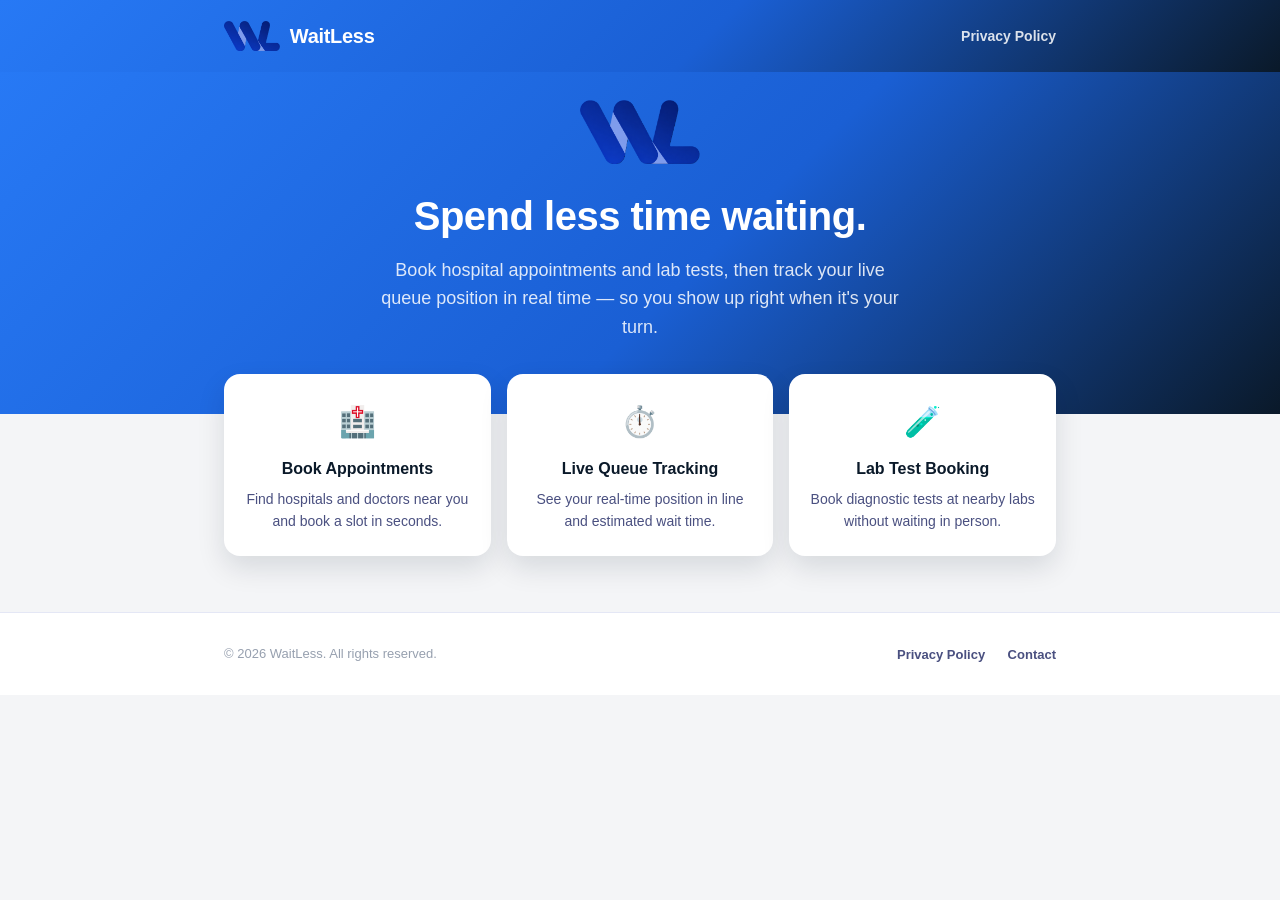
<file: index.html>
<!doctype html>
<html lang="en">
<head>
  <meta charset="utf-8" />
  <meta name="viewport" content="width=device-width, initial-scale=1" />
  <title>WaitLess — Smart Queue Management</title>
  <meta name="description" content="Book hospital appointments and lab tests, then track your live queue position — so you spend less time waiting." />
  <link rel="icon" href="assets/favicon.png" />
  <link rel="stylesheet" href="assets/style.css" />
</head>
<body>

  <header class="site">
    <div class="wrap">
      <a class="brand" href="index.html">
        <img src="assets/logo.png" alt="WaitLess logo" />
        <span>WaitLess</span>
      </a>
      <nav class="site">
        <a href="privacy.html">Privacy Policy</a>
      </nav>
    </div>
  </header>

  <section class="hero">
    <div class="wrap">
      <img class="hero-logo" src="assets/logo.png" alt="" />
      <h1>Spend less time waiting.</h1>
      <p class="tagline">Book hospital appointments and lab tests, then track your live queue position in real time — so you show up right when it's your turn.</p>
    </div>
  </section>

  <section class="features">
    <div class="wrap">
      <div class="feature-grid">
        <div class="feature-card">
          <div class="icon">🏥</div>
          <h3>Book Appointments</h3>
          <p>Find hospitals and doctors near you and book a slot in seconds.</p>
        </div>
        <div class="feature-card">
          <div class="icon">⏱️</div>
          <h3>Live Queue Tracking</h3>
          <p>See your real-time position in line and estimated wait time.</p>
        </div>
        <div class="feature-card">
          <div class="icon">🧪</div>
          <h3>Lab Test Booking</h3>
          <p>Book diagnostic tests at nearby labs without waiting in person.</p>
        </div>
      </div>
    </div>
  </section>

  <footer class="site">
    <div class="wrap">
      <p>&copy; 2026 WaitLess. All rights reserved.</p>
      <nav>
        <a href="privacy.html">Privacy Policy</a>
        <a href="mailto:waitless.care@gmail.com">Contact</a>
      </nav>
    </div>
  </footer>

</body>
</html>
</file>
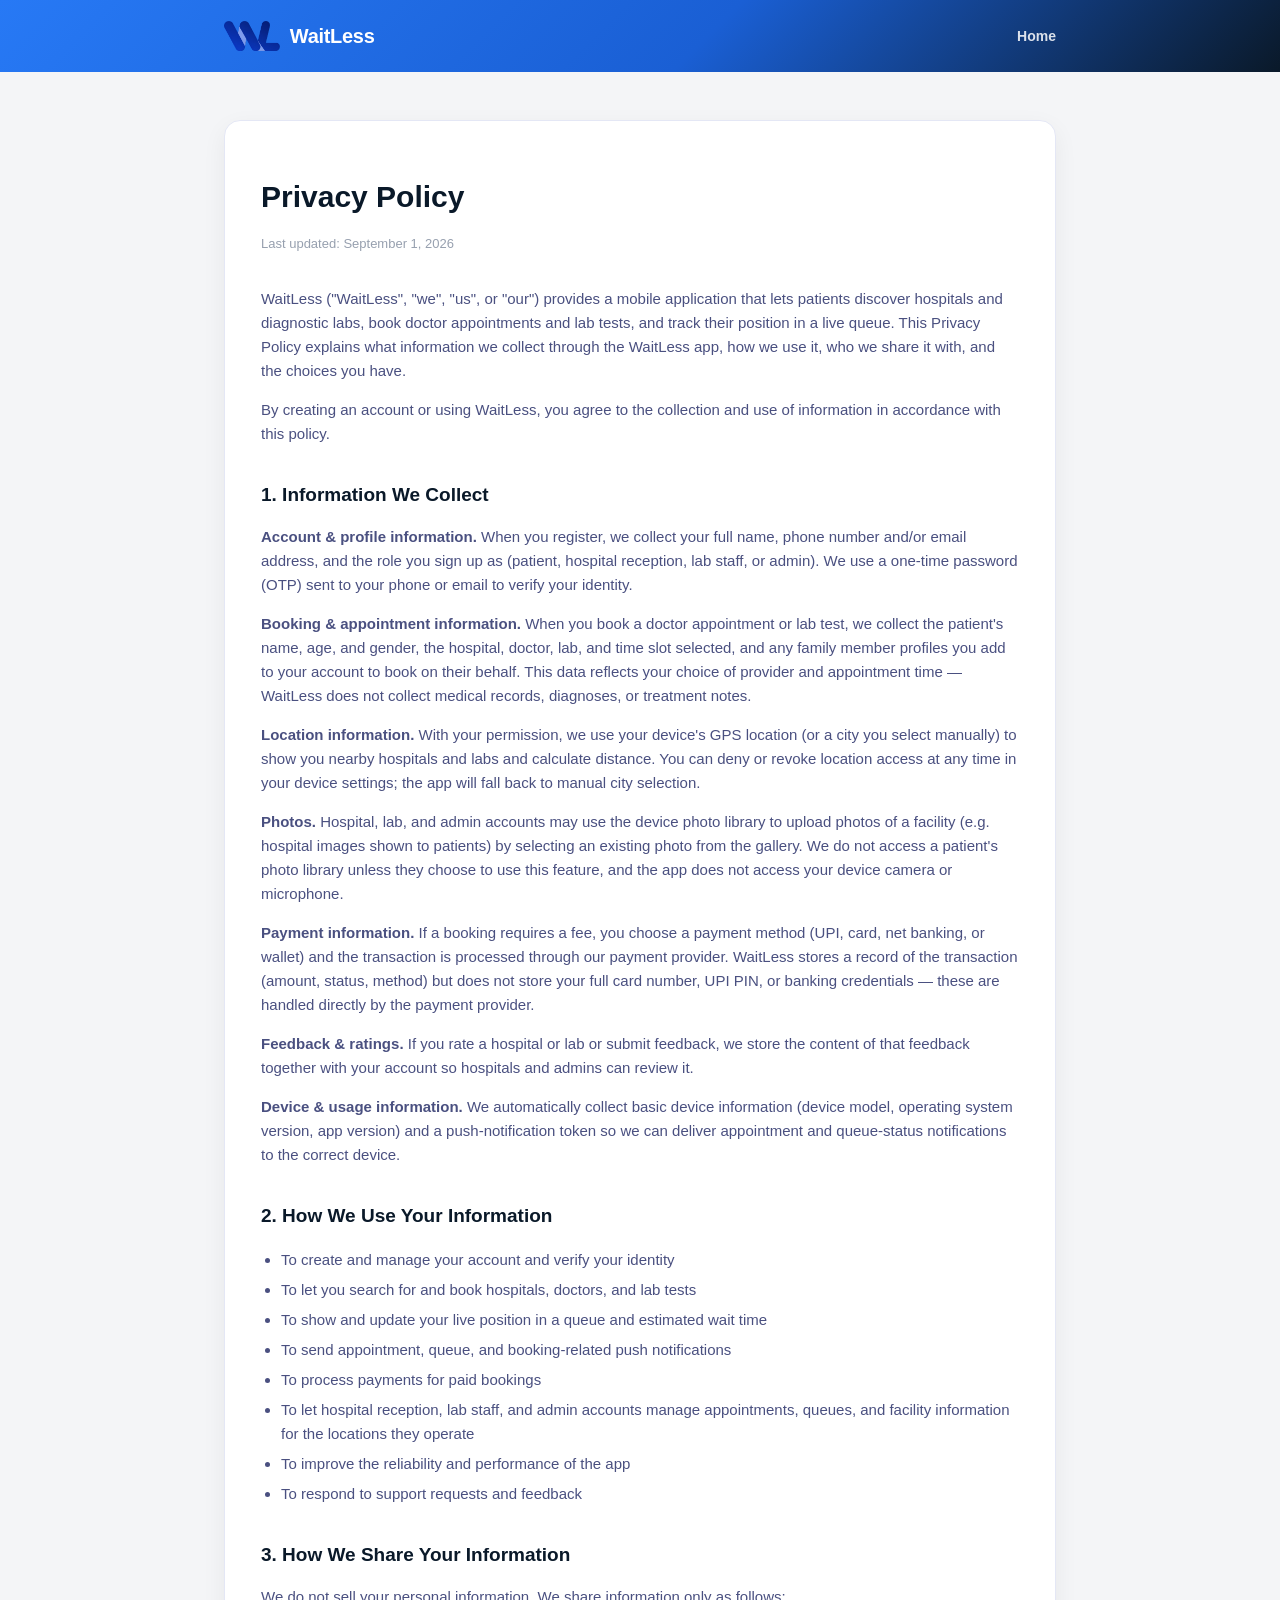
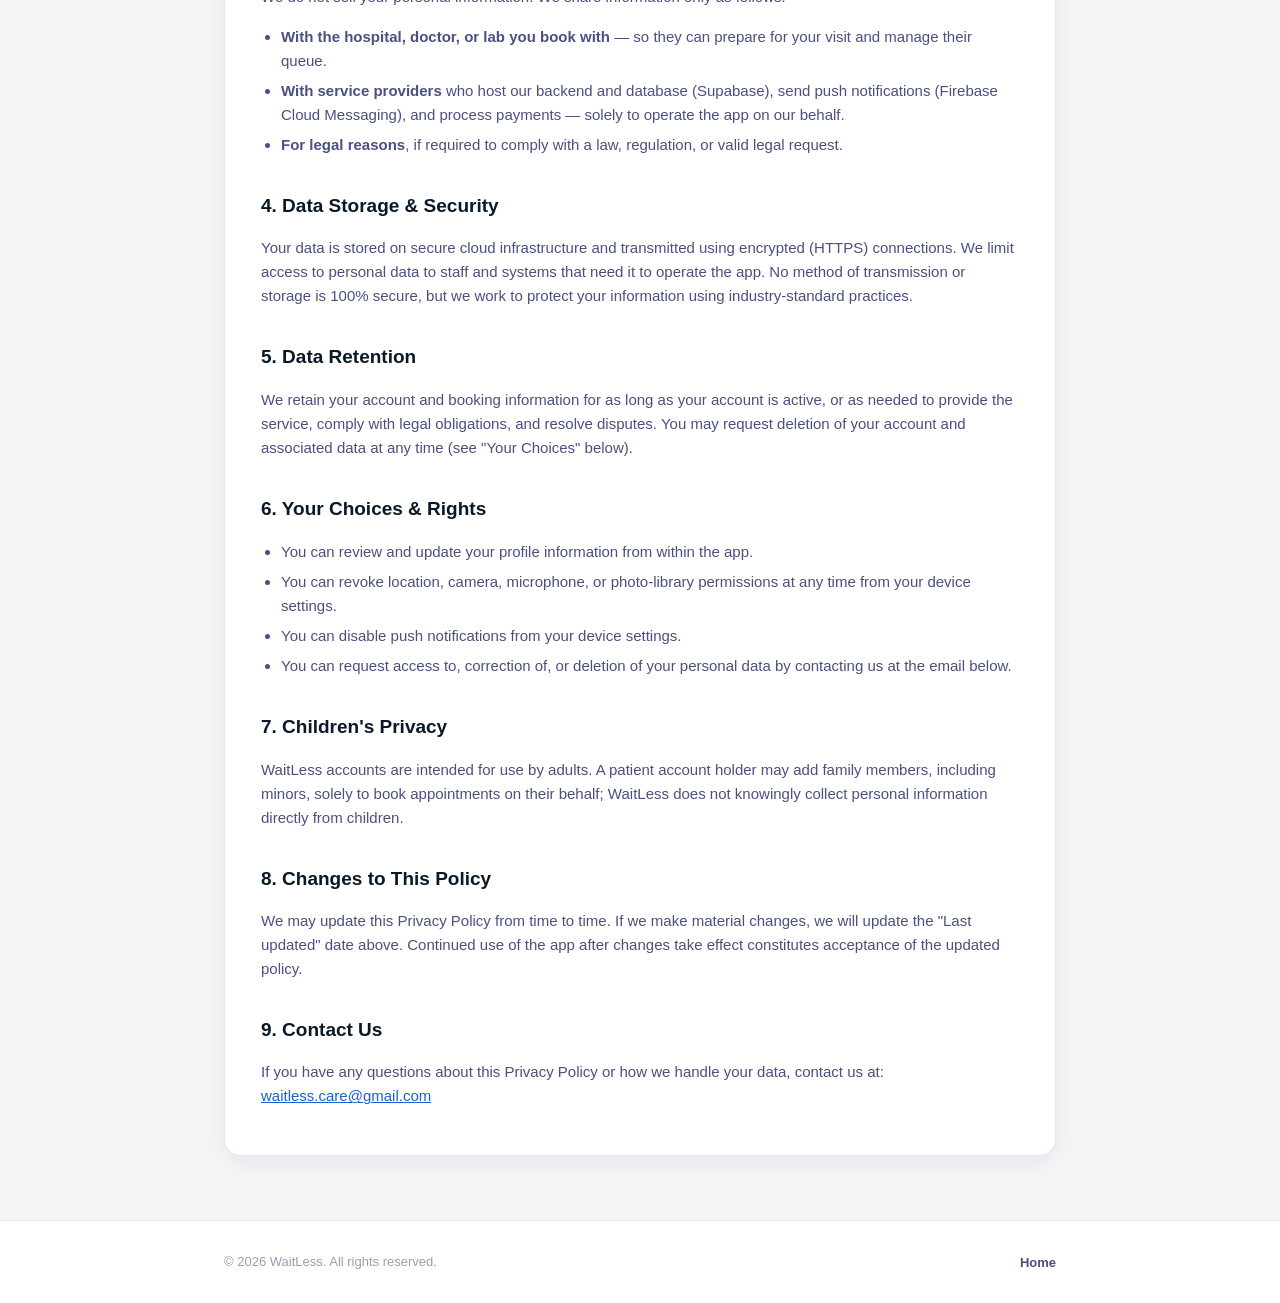
<file: privacy.html>
<!doctype html>
<html lang="en">
<head>
  <meta charset="utf-8" />
  <meta name="viewport" content="width=device-width, initial-scale=1" />
  <title>Privacy Policy — WaitLess</title>
  <meta name="description" content="How WaitLess collects, uses, and protects your data." />
  <link rel="icon" href="assets/favicon.png" />
  <link rel="stylesheet" href="assets/style.css" />
</head>
<body>

  <header class="site">
    <div class="wrap">
      <a class="brand" href="index.html">
        <img src="assets/logo.png" alt="WaitLess logo" />
        <span>WaitLess</span>
      </a>
      <nav class="site">
        <a href="index.html">Home</a>
      </nav>
    </div>
  </header>

  <main class="page">
    <div class="wrap">
      <div class="policy-card">
        <h1>Privacy Policy</h1>
        <p class="updated">Last updated: September 1, 2026</p>

        <p>
          WaitLess ("WaitLess", "we", "us", or "our") provides a mobile application that lets patients
          discover hospitals and diagnostic labs, book doctor appointments and lab tests, and track their
          position in a live queue. This Privacy Policy explains what information we collect through the
          WaitLess app, how we use it, who we share it with, and the choices you have.
        </p>
        <p>
          By creating an account or using WaitLess, you agree to the collection and use of information
          in accordance with this policy.
        </p>

        <h2>1. Information We Collect</h2>

        <p><strong>Account &amp; profile information.</strong> When you register, we collect your full name,
        phone number and/or email address, and the role you sign up as (patient, hospital reception,
        lab staff, or admin). We use a one-time password (OTP) sent to your phone or email to verify your
        identity.</p>

        <p><strong>Booking &amp; appointment information.</strong> When you book a doctor appointment or lab
        test, we collect the patient's name, age, and gender, the hospital, doctor, lab, and time slot
        selected, and any family member profiles you add to your account to book on their behalf. This
        data reflects your choice of provider and appointment time — WaitLess does not collect medical
        records, diagnoses, or treatment notes.</p>

        <p><strong>Location information.</strong> With your permission, we use your device's GPS location
        (or a city you select manually) to show you nearby hospitals and labs and calculate distance. You
        can deny or revoke location access at any time in your device settings; the app will fall back to
        manual city selection.</p>

        <p><strong>Photos.</strong> Hospital, lab, and admin accounts may use the device photo library to
        upload photos of a facility (e.g. hospital images shown to patients) by selecting an existing photo
        from the gallery. We do not access a patient's photo library unless they choose to use this
        feature, and the app does not access your device camera or microphone.</p>

        <p><strong>Payment information.</strong> If a booking requires a fee, you choose a payment method
        (UPI, card, net banking, or wallet) and the transaction is processed through our payment
        provider. WaitLess stores a record of the transaction (amount, status, method) but does not store
        your full card number, UPI PIN, or banking credentials — these are handled directly by the
        payment provider.</p>

        <p><strong>Feedback &amp; ratings.</strong> If you rate a hospital or lab or submit feedback, we
        store the content of that feedback together with your account so hospitals and admins can review
        it.</p>

        <p><strong>Device &amp; usage information.</strong> We automatically collect basic device
        information (device model, operating system version, app version) and a push-notification token
        so we can deliver appointment and queue-status notifications to the correct device.</p>

        <h2>2. How We Use Your Information</h2>
        <ul>
          <li>To create and manage your account and verify your identity</li>
          <li>To let you search for and book hospitals, doctors, and lab tests</li>
          <li>To show and update your live position in a queue and estimated wait time</li>
          <li>To send appointment, queue, and booking-related push notifications</li>
          <li>To process payments for paid bookings</li>
          <li>To let hospital reception, lab staff, and admin accounts manage appointments, queues, and
            facility information for the locations they operate</li>
          <li>To improve the reliability and performance of the app</li>
          <li>To respond to support requests and feedback</li>
        </ul>

        <h2>3. How We Share Your Information</h2>
        <p>We do not sell your personal information. We share information only as follows:</p>
        <ul>
          <li><strong>With the hospital, doctor, or lab you book with</strong> — so they can prepare for
            your visit and manage their queue.</li>
          <li><strong>With service providers</strong> who host our backend and database (Supabase), send
            push notifications (Firebase Cloud Messaging), and process payments — solely to operate the
            app on our behalf.</li>
          <li><strong>For legal reasons</strong>, if required to comply with a law, regulation, or valid
            legal request.</li>
        </ul>

        <h2>4. Data Storage &amp; Security</h2>
        <p>
          Your data is stored on secure cloud infrastructure and transmitted using encrypted (HTTPS)
          connections. We limit access to personal data to staff and systems that need it to operate the
          app. No method of transmission or storage is 100% secure, but we work to protect your
          information using industry-standard practices.
        </p>

        <h2>5. Data Retention</h2>
        <p>
          We retain your account and booking information for as long as your account is active, or as
          needed to provide the service, comply with legal obligations, and resolve disputes. You may
          request deletion of your account and associated data at any time (see "Your Choices" below).
        </p>

        <h2>6. Your Choices &amp; Rights</h2>
        <ul>
          <li>You can review and update your profile information from within the app.</li>
          <li>You can revoke location, camera, microphone, or photo-library permissions at any time from
            your device settings.</li>
          <li>You can disable push notifications from your device settings.</li>
          <li>You can request access to, correction of, or deletion of your personal data by contacting us
            at the email below.</li>
        </ul>

        <h2>7. Children's Privacy</h2>
        <p>
          WaitLess accounts are intended for use by adults. A patient account holder may add family
          members, including minors, solely to book appointments on their behalf; WaitLess does not
          knowingly collect personal information directly from children.
        </p>

        <h2>8. Changes to This Policy</h2>
        <p>
          We may update this Privacy Policy from time to time. If we make material changes, we will
          update the "Last updated" date above. Continued use of the app after changes take effect
          constitutes acceptance of the updated policy.
        </p>

        <h2>9. Contact Us</h2>
        <p>
          If you have any questions about this Privacy Policy or how we handle your data, contact us at:
          <br />
          <a href="mailto:waitless.care@gmail.com">waitless.care@gmail.com</a>
        </p>
      </div>
    </div>
  </main>

  <footer class="site">
    <div class="wrap">
      <p>&copy; 2026 WaitLess. All rights reserved.</p>
      <nav>
        <a href="index.html">Home</a>
      </nav>
    </div>
  </footer>

</body>
</html>
</file>
<file: assets/style.css>
:root {
  --primary: #2779F5;
  --primary-dark: #1A5FD4;
  --navy: #0A1929;
  --sub: #4A5080;
  --muted: #97A0AF;
  --border: #E4E7F5;
  --bg: #F4F5F7;
  --card: #FFFFFF;
  --orange: #FF8B00;
  --green: #16a34a;
}

* { box-sizing: border-box; }

html, body {
  margin: 0;
  padding: 0;
  background: var(--bg);
  color: var(--navy);
  font-family: -apple-system, BlinkMacSystemFont, "Segoe UI", Roboto, Helvetica, Arial, sans-serif;
  line-height: 1.6;
}

a { color: var(--primary-dark); }
a:hover { text-decoration: underline; }

.wrap {
  max-width: 880px;
  margin: 0 auto;
  padding: 0 24px;
}

/* Header */
header.site {
  background: linear-gradient(135deg, var(--primary) 0%, var(--primary-dark) 55%, var(--navy) 100%);
  color: #fff;
}

header.site .wrap {
  display: flex;
  align-items: center;
  justify-content: space-between;
  padding-top: 20px;
  padding-bottom: 20px;
}

.brand {
  display: flex;
  align-items: center;
  gap: 10px;
  text-decoration: none;
  color: #fff;
}

.brand img {
  height: 30px;
  width: auto;
  display: block;
}

.brand span {
  font-weight: 800;
  font-size: 20px;
  letter-spacing: -0.3px;
}

nav.site a {
  color: rgba(255, 255, 255, 0.85);
  text-decoration: none;
  font-weight: 600;
  font-size: 14px;
  margin-left: 22px;
}

nav.site a:hover { color: #fff; }

/* Hero */
.hero {
  background: linear-gradient(135deg, var(--primary) 0%, var(--primary-dark) 55%, var(--navy) 100%);
  color: #fff;
  padding-bottom: 64px;
}

.hero .wrap {
  padding-top: 28px;
  padding-bottom: 8px;
  text-align: center;
}

.hero h1 {
  font-size: 40px;
  font-weight: 800;
  margin: 12px 0 8px;
  letter-spacing: -0.5px;
}

.hero p.tagline {
  font-size: 18px;
  color: rgba(255, 255, 255, 0.85);
  max-width: 520px;
  margin: 0 auto;
}

.hero-logo {
  height: 64px;
  width: auto;
}

/* Feature cards */
.features {
  margin-top: -40px;
  padding-bottom: 56px;
}

.feature-grid {
  display: grid;
  grid-template-columns: repeat(3, 1fr);
  gap: 16px;
}

@media (max-width: 640px) {
  .feature-grid { grid-template-columns: 1fr; }
  .hero h1 { font-size: 30px; }
}

.feature-card {
  background: var(--card);
  border-radius: 16px;
  padding: 24px 20px;
  box-shadow: 0 12px 28px rgba(10, 25, 41, 0.12);
  text-align: center;
}

.feature-card .icon {
  font-size: 30px;
  margin-bottom: 10px;
}

.feature-card h3 {
  font-size: 16px;
  margin: 0 0 6px;
  color: var(--navy);
}

.feature-card p {
  font-size: 14px;
  color: var(--sub);
  margin: 0;
}

/* Generic content sections */
main.page {
  padding: 48px 0 64px;
}

main.page h1 {
  font-size: 30px;
  margin-bottom: 4px;
  color: var(--navy);
}

main.page .updated {
  color: var(--muted);
  font-size: 13px;
  margin-bottom: 32px;
}

main.page h2 {
  font-size: 19px;
  margin-top: 34px;
  margin-bottom: 10px;
  color: var(--navy);
}

main.page p, main.page li {
  color: var(--sub);
  font-size: 15px;
}

main.page ul {
  padding-left: 20px;
}

main.page li {
  margin-bottom: 6px;
}

.policy-card {
  background: var(--card);
  border-radius: 16px;
  padding: 32px 36px;
  box-shadow: 0 8px 24px rgba(10, 25, 41, 0.06);
  border: 1px solid var(--border);
}

@media (max-width: 640px) {
  .policy-card { padding: 24px 20px; }
}

/* Footer */
footer.site {
  border-top: 1px solid var(--border);
  padding: 28px 0;
  background: var(--card);
}

footer.site .wrap {
  display: flex;
  align-items: center;
  justify-content: space-between;
  flex-wrap: wrap;
  gap: 12px;
}

footer.site p {
  margin: 0;
  color: var(--muted);
  font-size: 13px;
}

footer.site nav a {
  color: var(--sub);
  text-decoration: none;
  font-size: 13px;
  margin-left: 18px;
  font-weight: 600;
}

footer.site nav a:hover { color: var(--primary-dark); }
</file>
